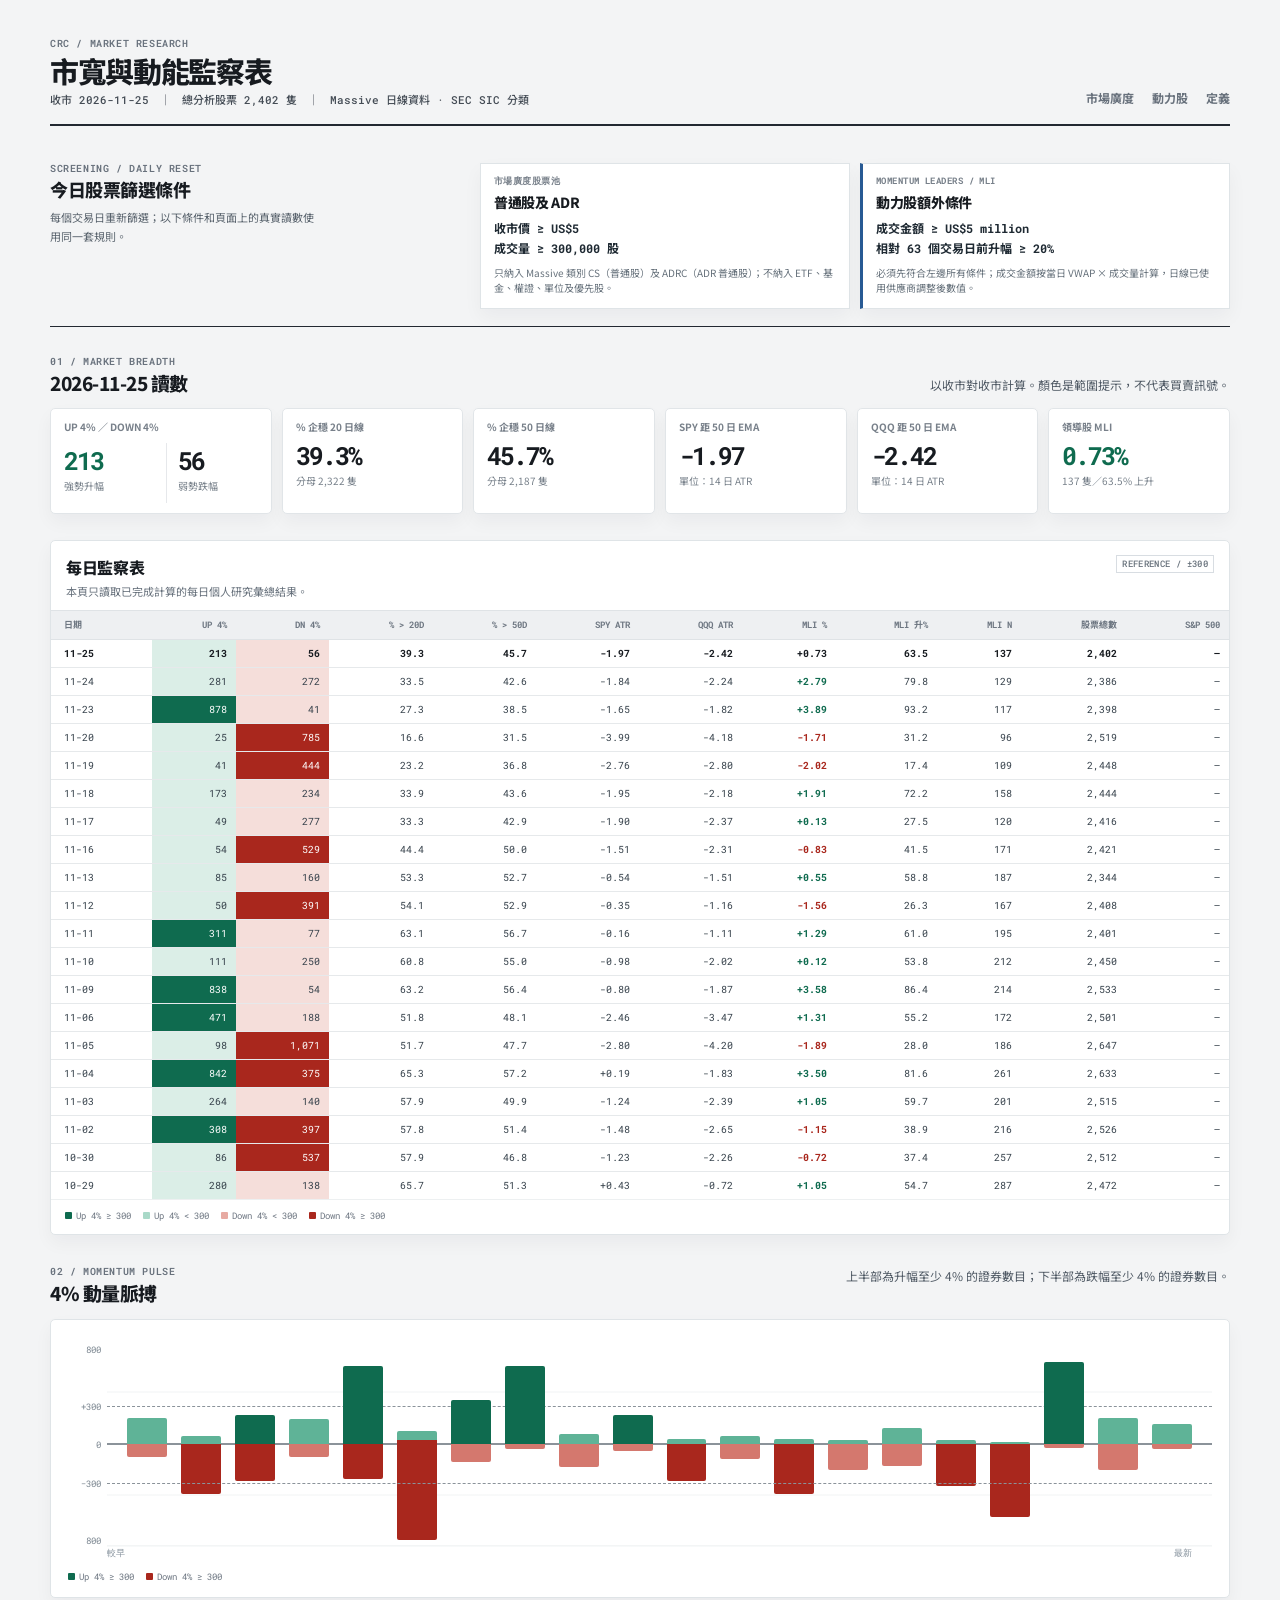
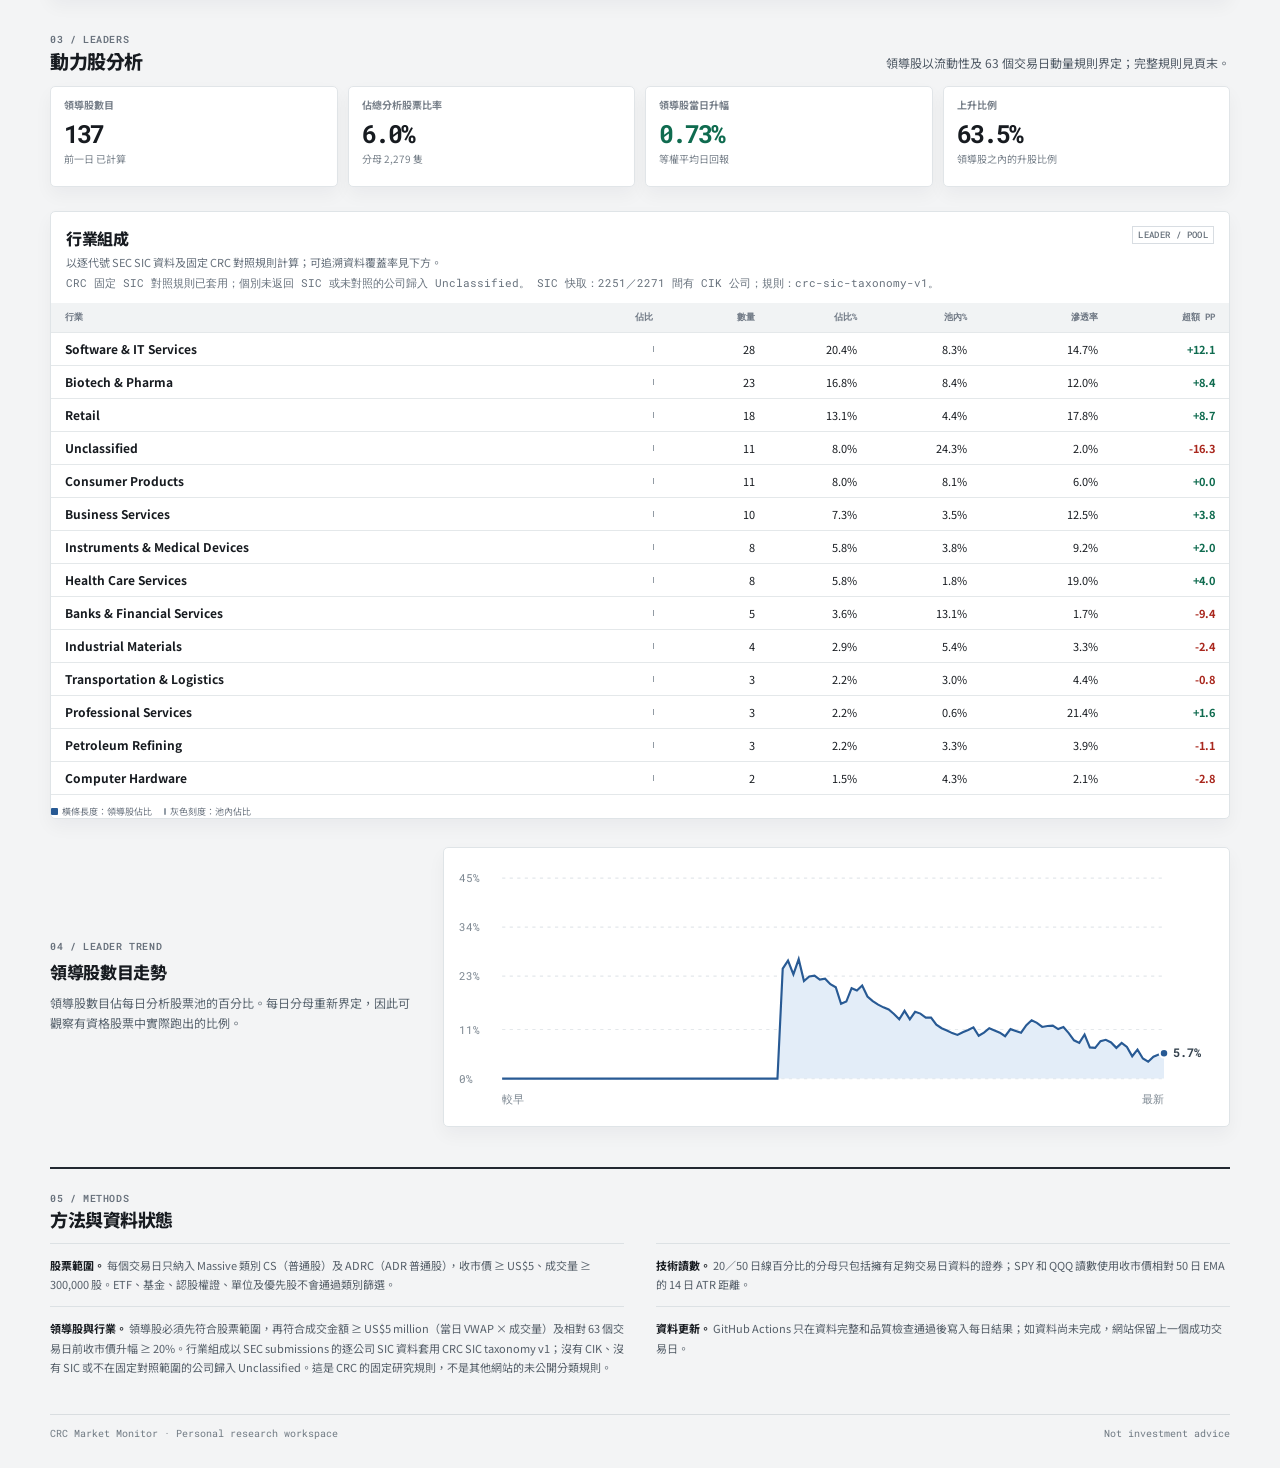
<file: docs/index.html>
<!doctype html>
<!--
  CRC Market Monitor visual reference: user-authorized market-monitor screenshots.
  Fidelity rules: cold-gray canvas, compact Traditional Chinese data editorial layout,
  black hairline dividers, green/red breadth scale, navy industry comparison bars.
-->
<html lang="zh-Hant">
  <head>
    <meta charset="UTF-8" />
    <meta name="viewport" content="width=device-width, initial-scale=1.0" />
    <meta name="robots" content="noindex, nofollow" />
    <title>CRC Market Monitor</title>
    <link rel="preconnect" href="https://fonts.googleapis.com" />
    <link rel="preconnect" href="https://fonts.gstatic.com" crossorigin />
    <link href="https://fonts.googleapis.com/css2?family=Noto+Sans+TC:wght@400;500;600;700;800&family=Roboto+Mono:wght@400;500;600;700&display=swap" rel="stylesheet" />
    <link rel="stylesheet" href="styles.css" />
  </head>
  <body>
    <main class="shell">
      <header class="masthead">
        <div class="brand-block">
          <p class="eyebrow">CRC / MARKET RESEARCH</p>
          <h1>市寬與動能監察表</h1>
          <p id="header-meta" class="meta-line">正在載入市場資料狀態</p>
        </div>
        <nav aria-label="頁面導覽">
          <a href="#breadth">市場廣度</a>
          <a href="#leaders">動力股</a>
          <a href="#methods">定義</a>
        </nav>
      </header>

      <section id="data-status" class="data-status" aria-live="polite"></section>

      <section class="screening-summary" aria-labelledby="screening-title">
        <div class="screening-heading">
          <p class="section-index">SCREENING / DAILY RESET</p>
          <h2 id="screening-title">今日股票篩選條件</h2>
          <p>每個交易日重新篩選；以下條件和頁面上的真實讀數使用同一套規則。</p>
        </div>
        <div class="screening-grid">
          <article class="screen-rule">
            <p class="rule-label">市場廣度股票池</p>
            <h3>普通股及 ADR</h3>
            <p><b>收市價 ≥ US$5</b><br /><b>成交量 ≥ 300,000 股</b></p>
            <small>只納入 Massive 類別 CS（普通股）及 ADRC（ADR 普通股）；不納入 ETF、基金、權證、單位及優先股。</small>
          </article>
          <article class="screen-rule featured-rule">
            <p class="rule-label">MOMENTUM LEADERS / MLI</p>
            <h3>動力股額外條件</h3>
            <p><b>成交金額 ≥ US$5 million</b><br /><b>相對 63 個交易日前升幅 ≥ 20%</b></p>
            <small>必須先符合左邊所有條件；成交金額按當日 VWAP × 成交量計算，日線已使用供應商調整後數值。</small>
          </article>
        </div>
      </section>

      <section id="breadth" class="section-block">
        <div class="section-heading">
          <div>
            <p class="section-index">01 / MARKET BREADTH</p>
            <h2><span id="breadth-date">—</span> 讀數</h2>
          </div>
          <p class="section-note">以收市對收市計算。顏色是範圍提示，不代表買賣訊號。</p>
        </div>

        <div id="kpis" class="kpi-grid"></div>

        <article class="panel ledger-panel">
          <div class="panel-header">
            <div>
              <h3>每日監察表</h3>
              <p>本頁只讀取已完成計算的每日個人研究彙總結果。</p>
            </div>
            <span class="reference-tag">REFERENCE / ±300</span>
          </div>
          <div class="table-wrap">
            <table>
              <thead>
                <tr>
                  <th>日期</th><th>UP 4%</th><th>DN 4%</th><th>% &gt; 20D</th><th>% &gt; 50D</th><th>SPY ATR</th><th>QQQ ATR</th><th>MLI %</th><th>MLI 升%</th><th>MLI N</th><th>股票總數</th><th>S&amp;P 500</th>
                </tr>
              </thead>
              <tbody id="history-body"></tbody>
            </table>
          </div>
          <div class="legend breadth-legend" aria-label="市場廣度色彩說明">
            <span><i class="swatch up-strong"></i>Up 4% ≥ 300</span>
            <span><i class="swatch up-soft"></i>Up 4% &lt; 300</span>
            <span><i class="swatch down-soft"></i>Down 4% &lt; 300</span>
            <span><i class="swatch down-strong"></i>Down 4% ≥ 300</span>
          </div>
        </article>
      </section>

      <section class="section-block pulse-block">
        <div class="section-heading compact">
          <div>
            <p class="section-index">02 / MOMENTUM PULSE</p>
            <h2>4% 動量脈搏</h2>
          </div>
          <p class="section-note">上半部為升幅至少 4% 的證券數目；下半部為跌幅至少 4% 的證券數目。</p>
        </div>
        <article class="panel chart-panel">
          <div class="pulse-frame">
            <div class="pulse-y-axis" aria-hidden="true"><span class="axis-top">800</span><span class="axis-plus">+300</span><span class="axis-zero">0</span><span class="axis-minus">−300</span><span class="axis-bottom">800</span></div>
            <div id="pulse-chart" class="pulse-chart" aria-label="4% 動量脈搏柱狀圖；綠色柱位於零線上，紅色柱位於零線下"></div>
          </div>
          <div class="chart-axis"><span>較早</span><span>最新</span></div>
          <div class="legend"><span><i class="swatch up-strong"></i>Up 4% ≥ 300</span><span><i class="swatch down-strong"></i>Down 4% ≥ 300</span></div>
        </article>
      </section>

      <section id="leaders" class="section-block leaders-block">
        <div class="section-heading">
          <div>
            <p class="section-index">03 / LEADERS</p>
            <h2>動力股分析</h2>
          </div>
          <p class="section-note">領導股以流動性及 63 個交易日動量規則界定；完整規則見頁末。</p>
        </div>

        <div id="leader-kpis" class="leader-kpi-grid"></div>

        <article class="panel industry-panel">
          <div class="panel-header">
            <div>
              <h3>行業組成</h3>
              <p>以逐代號 SEC SIC 資料及固定 CRC 對照規則計算；可追溯資料覆蓋率見下方。</p>
              <p id="industry-source-note" class="industry-source-note">正在載入行業分類狀態…</p>
            </div>
            <span class="reference-tag">LEADER / POOL</span>
          </div>
          <div class="industry-table" role="table" aria-label="領導股行業組成">
            <div class="industry-row industry-head" role="row"><span>行業</span><span>佔比</span><span>數量</span><span>佔比%</span><span>池內%</span><span>滲透率</span><span>超額 PP</span></div>
            <div id="industry-body"></div>
          </div>
          <div class="legend"><span><i class="swatch navy"></i>橫條長度：領導股佔比</span><span><i class="swatch tick"></i>灰色刻度：池內佔比</span></div>
        </article>

        <div class="trend-layout">
          <div class="trend-copy">
            <p class="section-index">04 / LEADER TREND</p>
            <h3>領導股數目走勢</h3>
            <p>領導股數目佔每日分析股票池的百分比。每日分母重新界定，因此可觀察有資格股票中實際跑出的比例。</p>
          </div>
          <article class="panel trend-panel"><svg id="leader-trend" viewBox="0 0 700 230" role="img" aria-label="領導股數目比例趨勢圖"></svg></article>
        </div>
      </section>

      <section id="methods" class="methods-section">
        <div class="methods-title"><p class="section-index">05 / METHODS</p><h2>方法與資料狀態</h2></div>
        <div class="methods-grid">
          <p><strong>股票範圍。</strong> 每個交易日只納入 Massive 類別 CS（普通股）及 ADRC（ADR 普通股），收市價 ≥ US$5、成交量 ≥ 300,000 股。ETF、基金、認股權證、單位及優先股不會通過類別篩選。</p>
          <p><strong>技術讀數。</strong> 20／50 日線百分比的分母只包括擁有足夠交易日資料的證券；SPY 和 QQQ 讀數使用收市價相對 50 日 EMA 的 14 日 ATR 距離。</p>
          <p><strong>領導股與行業。</strong> 領導股必須先符合股票範圍，再符合成交金額 ≥ US$5 million（當日 VWAP × 成交量）及相對 63 個交易日前收市價升幅 ≥ 20%。行業組成以 SEC submissions 的逐公司 SIC 資料套用 CRC SIC taxonomy v1；沒有 CIK、沒有 SIC 或不在固定對照範圍的公司歸入 Unclassified。這是 CRC 的固定研究規則，不是其他網站的未公開分類規則。</p>
          <p><strong>資料更新。</strong> GitHub Actions 只在資料完整和品質檢查通過後寫入每日結果；如資料尚未完成，網站保留上一個成功交易日。</p>
        </div>
      </section>

      <footer><span>CRC Market Monitor · Personal research workspace</span><span>Not investment advice</span></footer>
    </main>
    <script src="app.js"></script>
  </body>
</html>
</file>
<file: docs/styles.css>
/*
  CRC Market Monitor visual reference: user-authorized market-monitor screenshots.
  Fidelity rules: cold-gray ground, near-black editorial text, hairline rules,
  dense data ledger, restrained forest/brick heat scale, navy comparison bars.
*/
:root { --canvas:#f3f4f5; --paper:#fff; --ink:#171b20; --muted:#68717c; --line:#dfe3e6; --line-dark:#222831; --green:#0f6b4f; --green-soft:#dbeee7; --red:#a9271d; --red-soft:#f5deda; --navy:#285a94; --navy-soft:#e9f0f8; --shadow:0 8px 18px rgba(18,31,45,.045); }
* { box-sizing:border-box; }
html { scroll-behavior:smooth; }
body { margin:0; background:var(--canvas); color:var(--ink); font-family:"Noto Sans TC", Arial, sans-serif; font-size:14px; line-height:1.5; }
.shell { width:min(1180px, calc(100% - 40px)); margin:0 auto; padding:38px 0 28px; }
.masthead { display:flex; align-items:flex-end; justify-content:space-between; gap:24px; border-bottom:2px solid var(--line-dark); padding-bottom:15px; }
.eyebrow,.section-index { margin:0 0 4px; color:var(--muted); font:600 10px/1.2 "Roboto Mono", monospace; letter-spacing:.06em; }
h1,h2,h3,p { margin-top:0; }
h1 { margin-bottom:5px; font-size:29px; line-height:1.14; font-weight:800; letter-spacing:-.045em; }
h2 { margin:0; font-size:19px; line-height:1.2; font-weight:800; letter-spacing:-.025em; }
h3 { margin:0; font-size:16px; font-weight:800; letter-spacing:-.02em; }
.meta-line { margin:0; color:#444c55; font:500 11px/1.5 "Roboto Mono", "Noto Sans TC", monospace; }
nav { display:flex; gap:18px; padding-bottom:2px; }
nav a { color:var(--muted); font-size:12px; font-weight:700; text-decoration:none; transition:color .16s ease; }
nav a:hover,nav a:focus-visible { color:var(--ink); text-decoration:underline; text-underline-offset:4px; }
.data-status { display:none; margin:16px 0 0; border-left:3px solid var(--navy); background:#edf3f9; padding:9px 12px; color:#29445e; font-size:12px; }
.data-status.visible { display:block; }
.screening-summary { display:grid; grid-template-columns:.7fr 1.3fr; gap:26px; margin-top:22px; padding:15px 0 17px; border-bottom:1px solid var(--line-dark); }
.screening-heading h2 { font-size:18px; }.screening-heading>p:last-child { max-width:270px; margin:8px 0 0; color:#59636d; font-size:11px; line-height:1.7; }
.screening-grid { display:grid; grid-template-columns:1fr 1fr; gap:10px; }.screen-rule { min-height:134px; border:1px solid #dfe4e7; background:var(--paper); padding:12px 13px; box-shadow:var(--shadow); }.screen-rule.featured-rule { border-left:3px solid var(--navy); }
.rule-label { margin:0 0 6px; color:#78808a; font:700 9px/1.2 "Roboto Mono",monospace; letter-spacing:.05em; }.screen-rule h3 { font-size:14px; }.screen-rule>p:not(.rule-label) { margin:6px 0 7px; color:#1f2a33; font:600 12px/1.65 "Roboto Mono","Noto Sans TC",monospace; }.screen-rule small { display:block; color:#66717b; font-size:10px; line-height:1.48; }
.section-block { padding-top:29px; }
.section-heading { display:flex; justify-content:space-between; align-items:flex-end; gap:24px; margin-bottom:14px; }
.section-heading.compact { align-items:start; }
.section-note { max-width:660px; margin:0; color:#4f5964; font-size:12px; line-height:1.65; }
.kpi-grid { display:grid; grid-template-columns:1.22fr repeat(5,1fr); gap:10px; }
.leader-kpi-grid { display:grid; grid-template-columns:repeat(4,1fr); gap:10px; }
.kpi,.leader-kpi { min-height:92px; background:var(--paper); border:1px solid #e1e5e8; border-radius:5px; padding:12px 13px 10px; box-shadow:var(--shadow); }
.metric-label { color:#78808a; font-size:10px; font-weight:700; line-height:1.2; }
.metric-value { margin-top:5px; font:700 25px/1 "Roboto Mono", monospace; letter-spacing:-.08em; white-space:nowrap; }
.metric-detail { margin-top:7px; color:#77808a; font-size:10px; line-height:1.25; }
.dual-metric { display:grid; grid-template-columns:1fr 1fr; gap:11px; }
.dual-metric > div + div { border-left:1px solid #e6e8eb; padding-left:11px; }
.metric-value.up { color:var(--green); }.metric-value.down { color:var(--red); }.metric-value.navy { color:var(--navy); }
.panel { background:var(--paper); border:1px solid #dfe4e7; border-radius:5px; box-shadow:var(--shadow); }
.ledger-panel,.industry-panel { overflow:hidden; }
.ledger-panel { margin-top:26px; }
.panel-header { display:flex; align-items:flex-start; justify-content:space-between; gap:14px; padding:14px 15px 11px; }
.panel-header p { margin:4px 0 0; color:#66707b; font-size:11px; }
.reference-tag { flex:none; border:1px solid #d8dde2; color:#68727c; padding:3px 5px; font:500 9px/1.1 "Roboto Mono", monospace; letter-spacing:.04em; }
.table-wrap { overflow-x:auto; border-top:1px solid var(--line); }
table { min-width:990px; width:100%; border-collapse:collapse; font-family:"Roboto Mono", "Noto Sans TC", monospace; font-size:10px; }
th { padding:7px 9px; color:#6f7883; background:#eef0f2; border-bottom:1px solid var(--line); font-size:9px; font-weight:700; text-align:right; white-space:nowrap; }
th:first-child,td:first-child { padding-left:13px; text-align:left; }
td { padding:6px 9px; border-bottom:1px solid #e6e9eb; text-align:right; white-space:nowrap; color:#35404a; }
tr:last-child td { border-bottom:0; }
tbody tr:first-child td { font-weight:700; color:var(--ink); }
td.heat-up-strong { color:white; background:var(--green); } td.heat-up-soft { background:var(--green-soft); } td.heat-down-strong { color:white; background:var(--red); } td.heat-down-soft { background:var(--red-soft); }
td.value-up { color:var(--green); font-weight:700; } td.value-down { color:var(--red); font-weight:700; }
.legend { display:flex; flex-wrap:wrap; gap:12px; align-items:center; padding:10px 0 0; color:#6c7580; font-size:9px; font-family:"Roboto Mono", "Noto Sans TC", monospace; }
.breadth-legend { padding:9px 14px 12px; border-top:1px solid #edf0f1; }
.legend span { display:inline-flex; gap:4px; align-items:center; }
.swatch { width:7px; height:7px; display:inline-block; border-radius:1px; }.up-strong{background:var(--green)}.up-soft{background:#a9d9c8}.down-strong{background:var(--red)}.down-soft{background:#e7aaa2}.navy{background:var(--navy)}.tick{width:2px;background:#939da7}
.pulse-block { padding-top:31px; }.chart-panel { padding:21px 17px 13px; }
.pulse-frame { position:relative; padding-left:39px; }
.pulse-y-axis { position:absolute; inset:0 auto 0 0; width:33px; color:#7b8690; font:9px/1 "Roboto Mono",monospace; }
.pulse-y-axis span { position:absolute; right:0; transform:translateY(-50%); }.pulse-y-axis .axis-top{top:2%;transform:none}.pulse-y-axis .axis-plus{top:31.25%}.pulse-y-axis .axis-zero{top:50%}.pulse-y-axis .axis-minus{top:68.75%}.pulse-y-axis .axis-bottom{bottom:1%;transform:none}
.pulse-chart { position:relative; display:flex; align-items:stretch; height:206px; gap:clamp(4px,1.6vw,14px); padding:7px 20px; background:linear-gradient(to bottom,transparent 0,transparent 24.4%,#edf0f1 24.7%,transparent 25.2%,transparent 49.4%,#8b939a 49.7%,#8b939a 50.3%,transparent 50.6%,transparent 74.4%,#edf0f1 74.7%,transparent 75.2%,transparent 99%,#edf0f1 99.4%,transparent 100%); }
.pulse-chart::before,.pulse-chart::after { position:absolute; content:""; left:0; right:0; border-top:1px dashed #8b939a; }.pulse-chart::before{top:31.25%}.pulse-chart::after{top:68.75%}
.pulse-item { flex:1; min-width:9px; position:relative; display:grid; grid-template-rows:1fr 1fr; }
.pulse-up { align-self:end; border-radius:2px 2px 0 0; min-height:2px; transition:filter .16s ease; }
.pulse-down { align-self:start; border-radius:0 0 2px 2px; min-height:2px; transition:filter .16s ease; }
.pulse-item:hover .pulse-up,.pulse-item:hover .pulse-down { filter:brightness(.84); }
.pulse-item[data-tooltip]::after { pointer-events:none; position:absolute; z-index:2; left:50%; top:50%; transform:translate(-50%,-50%); display:none; width:max-content; max-width:150px; padding:4px 6px; background:#18212b; color:white; font:500 9px/1.3 "Roboto Mono",monospace; content:attr(data-tooltip); }.pulse-item:hover::after{display:block}
.chart-axis { display:flex; justify-content:space-between; padding:0 20px 0 39px; color:#84909b; font:9px "Roboto Mono",monospace; }
.leaders-block { padding-top:36px; }.industry-panel { margin-top:24px; }
.industry-table { min-width:850px; font-family:"Noto Sans TC",sans-serif; }.industry-panel { overflow-x:auto; }.industry-head,.industry-row { display:grid; grid-template-columns:2.15fr 1.3fr .55fr .55fr .6fr .72fr .64fr; align-items:center; column-gap:10px; padding:7px 14px; border-bottom:1px solid #e4e8ea; font-size:11px; }.industry-head{padding-top:8px;padding-bottom:8px;color:#707985;background:#f1f3f4;font:700 9px "Roboto Mono",monospace}.industry-row>span:not(:first-child){text-align:right}.industry-row strong{font-size:12px}.share-track{position:relative;height:9px;background:#edf0f2;border-radius:1px;overflow:visible}.share-fill{height:100%;background:var(--navy);border-radius:1px}.share-tick{position:absolute;top:-3px;bottom:-3px;width:1px;background:#929ba4}.positive{color:var(--green);font-weight:700}.negative{color:var(--red);font-weight:700}.industry-pending{display:flex;flex-direction:column;gap:4px;padding:17px 14px;color:#65717b;font-size:11px;line-height:1.6}.industry-pending strong{color:#283644;font-size:12px}.industry-source-note{margin-top:5px!important;color:#56636e;font:10px/1.5 "Roboto Mono",monospace}
.trend-layout { display:grid; grid-template-columns:.72fr 1.55fr; gap:28px; align-items:center; margin-top:28px; }.trend-copy h3{margin:6px 0 8px;font-size:17px}.trend-copy p:last-child{margin:0;color:#59646e;font-size:12px;line-height:1.7}.trend-panel{padding:15px}.trend-panel svg{display:block;width:100%;height:auto}.gridline{stroke:#e4e8eb;stroke-dasharray:3 4}.area{fill:#e3edf8}.trendline{fill:none;stroke:var(--navy);stroke-width:2}.last-dot{fill:var(--navy);stroke:white;stroke-width:2}.svg-label{fill:#7b8690;font:10px "Roboto Mono",monospace}.svg-value{fill:#34414d;font:700 11px "Roboto Mono",monospace}
.methods-section { margin-top:40px; padding:24px 0 0; border-top:2px solid var(--line-dark); }.methods-title h2 { font-size:18px; }.methods-grid { display:grid; grid-template-columns:repeat(2,1fr); gap:0 32px; margin-top:12px; }.methods-grid p { margin:0; padding:12px 0; border-top:1px solid #dce1e4; color:#555f69; font-size:11px; line-height:1.75; }.methods-grid strong { color:var(--ink); } footer{display:flex;justify-content:space-between;gap:18px;margin-top:25px;padding-top:12px;border-top:1px solid #d9dde0;color:#6f7982;font:10px "Roboto Mono",monospace}
@media (prefers-reduced-motion:no-preference){.panel,.kpi,.leader-kpi{animation:enter .26s cubic-bezier(.23,1,.32,1) both}.kpi:nth-child(2),.leader-kpi:nth-child(2){animation-delay:.04s}.kpi:nth-child(3),.leader-kpi:nth-child(3){animation-delay:.08s}.kpi:nth-child(4),.leader-kpi:nth-child(4){animation-delay:.12s}@keyframes enter{from{opacity:0;transform:translateY(8px)}to{opacity:1;transform:translateY(0)}}}
@media (max-width:900px){.shell{width:min(100% - 28px,1180px);padding-top:24px}.screening-summary{grid-template-columns:1fr;gap:12px}.screening-heading>p:last-child{max-width:none}.kpi-grid{grid-template-columns:repeat(3,1fr)}.kpi:first-child{grid-column:span 1}.leader-kpi-grid{grid-template-columns:repeat(2,1fr)}.trend-layout{grid-template-columns:1fr;gap:15px}.section-heading{align-items:start;flex-direction:column;gap:7px}.section-note{max-width:none}.masthead{align-items:start;flex-direction:column;gap:12px}nav{padding-bottom:0}}
@media (max-width:560px){body{font-size:13px}.shell{width:min(100% - 22px,1180px)}h1{font-size:25px}.screening-grid{grid-template-columns:1fr}.screen-rule{min-height:0}.kpi-grid{grid-template-columns:repeat(2,1fr);gap:7px}.kpi:first-child{grid-column:span 2}.kpi,.leader-kpi{min-height:83px;padding:10px}.metric-value{font-size:21px}.leader-kpi-grid{gap:7px}.methods-grid{grid-template-columns:1fr}.panel-header{padding:12px}.pulse-frame{padding-left:30px}.pulse-y-axis{width:26px;font-size:8px}.pulse-chart{height:172px;padding-left:8px;padding-right:8px}.chart-axis{padding-left:30px;padding-right:9px}.pulse-item{min-width:5px}.section-block{padding-top:24px}footer{font-size:9px;flex-direction:column;gap:4px}}
</file>
